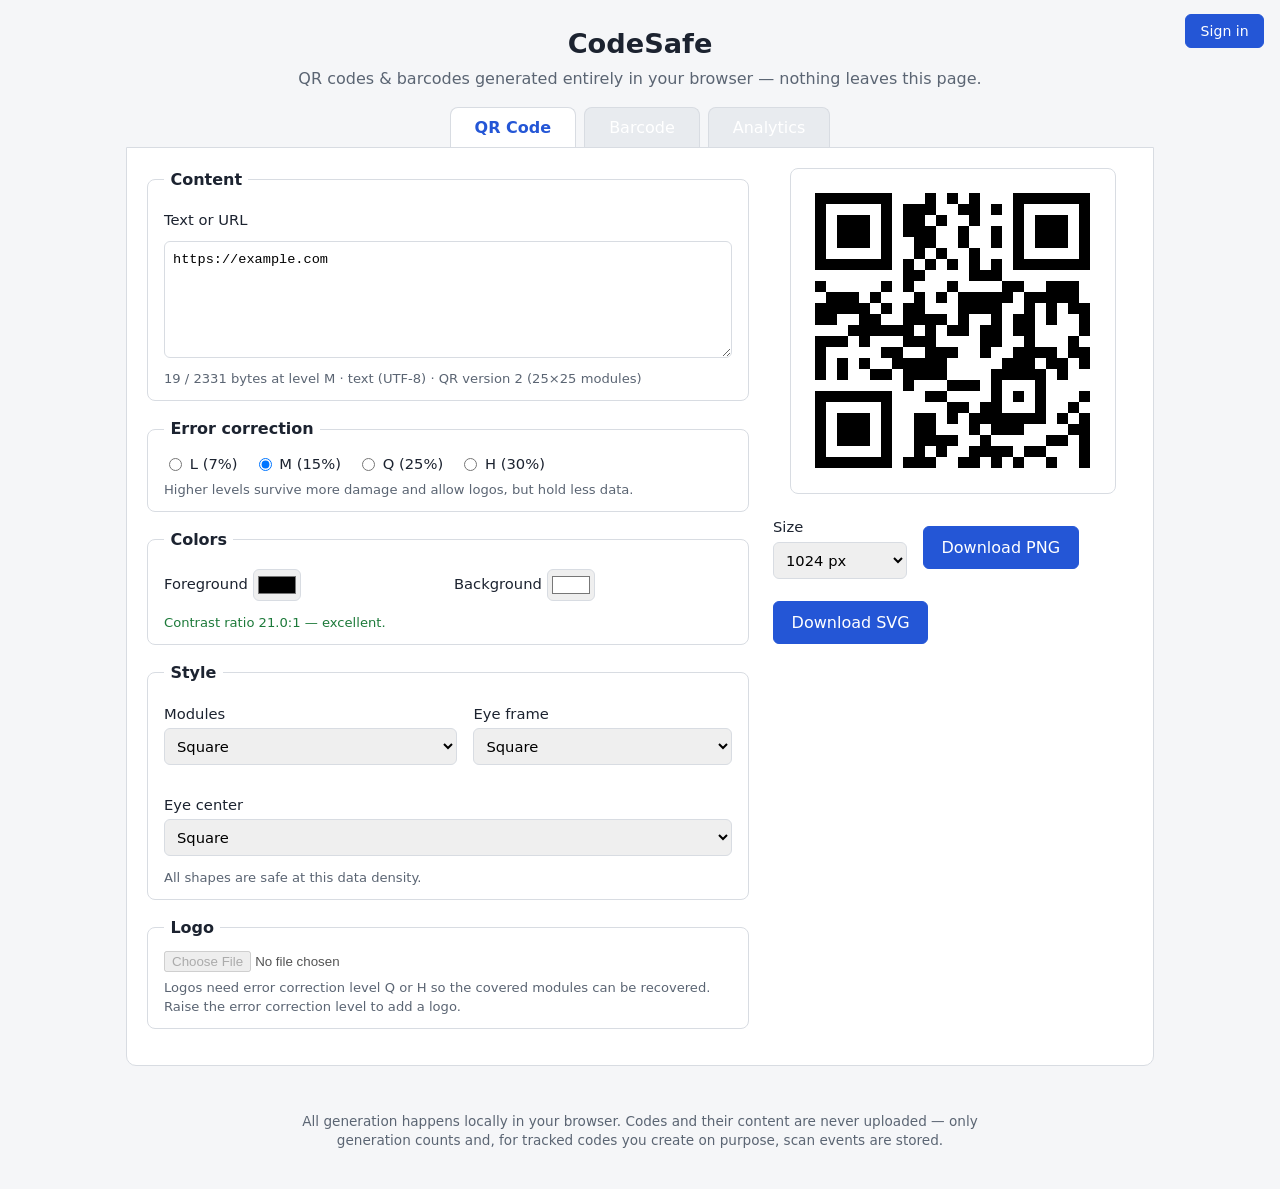
<file: index.html>
<!DOCTYPE html>
<html lang="en">
<head>
<meta charset="UTF-8">
<meta name="viewport" content="width=device-width, initial-scale=1.0">
<title>CodeSafe — Reliable QR &amp; Barcode Generator</title>
<link rel="icon" type="image/svg+xml" href="favicon.svg">
<link rel="stylesheet" href="css/styles.css">
</head>
<body>
<header>
  <div id="account-area" class="account-area" hidden>
    <span id="account-name" hidden></span>
    <button type="button" id="account-signin" class="account-btn">Sign in</button>
    <button type="button" id="account-signout" class="account-btn" hidden>Sign out</button>
  </div>
  <h1>CodeSafe</h1>
  <p class="tagline">QR codes &amp; barcodes generated entirely in your browser — nothing leaves this page.</p>

  <div id="community-banner" class="community-banner" hidden>
    <div class="community-text" aria-live="polite">
      QR Codes Successfully Generated:
      <strong id="community-total">…</strong> / <span id="community-goal">…</span>
      <button type="button" id="community-history-btn" class="link-btn" title="Past milestones">🏆</button>
    </div>
    <div class="community-bar"><div id="community-bar-fill" class="community-bar-fill"></div></div>
    <div id="community-history" class="community-history" hidden></div>
  </div>

  <nav class="tabs" role="tablist">
    <button id="tab-qr" class="tab active" role="tab" aria-selected="true" aria-controls="panel-qr">QR Code</button>
    <button id="tab-barcode" class="tab" role="tab" aria-selected="false" aria-controls="panel-barcode">Barcode</button>
    <button id="tab-analytics" class="tab" role="tab" aria-selected="false" aria-controls="panel-analytics">Analytics</button>
    <button id="tab-dev" class="tab" role="tab" aria-selected="false" aria-controls="panel-dev" hidden>Developer</button>
  </nav>
</header>

<main>
  <!-- ============ QR PANEL ============ -->
  <section id="panel-qr" class="panel active" role="tabpanel" aria-labelledby="tab-qr">
    <div class="layout">
      <div class="controls">
        <fieldset>
          <legend>Content</legend>
          <label for="qr-data">Text or URL</label>
          <textarea id="qr-data" rows="5" maxlength="7089"
            placeholder="Enter text, a URL, or any data (up to 4,000+ characters)">https://example.com</textarea>
          <div id="qr-capacity-info" class="meta"></div>
          <div id="qr-track-row" hidden>
            <label class="check"><input type="checkbox" id="qr-track"> Track scans (creates a short link)</label>
            <label id="qr-track-label-row" hidden>Name for analytics
              <input type="text" id="qr-track-label" maxlength="60" placeholder="e.g. Spring flyer">
            </label>
            <div id="qr-track-info" class="meta"></div>
          </div>
        </fieldset>

        <fieldset>
          <legend>Error correction</legend>
          <div class="radio-row" id="qr-ec-group">
            <label><input type="radio" name="qr-ec" value="L"> L (7%)</label>
            <label><input type="radio" name="qr-ec" value="M" checked> M (15%)</label>
            <label><input type="radio" name="qr-ec" value="Q"> Q (25%)</label>
            <label><input type="radio" name="qr-ec" value="H"> H (30%)</label>
          </div>
          <div class="meta">Higher levels survive more damage and allow logos, but hold less data.</div>
        </fieldset>

        <fieldset>
          <legend>Colors</legend>
          <div class="field-row">
            <label>Foreground <input type="color" id="qr-fg" value="#000000"></label>
            <label>Background <input type="color" id="qr-bg" value="#ffffff"></label>
          </div>
          <div id="qr-contrast-info" class="meta"></div>
        </fieldset>

        <fieldset>
          <legend>Style</legend>
          <div class="field-row">
            <label>Modules
              <select id="qr-dot-type">
                <option value="square">Square</option>
                <option value="rounded">Rounded</option>
                <option value="extra-rounded">Extra rounded</option>
                <option value="classy">Classy</option>
                <option value="classy-rounded">Classy rounded</option>
                <option value="dots">Dots</option>
              </select>
            </label>
            <label>Eye frame
              <select id="qr-eye-frame">
                <option value="square">Square</option>
                <option value="extra-rounded">Rounded</option>
                <option value="dot">Circle</option>
              </select>
            </label>
            <label>Eye center
              <select id="qr-eye-ball">
                <option value="square">Square</option>
                <option value="dot">Circle</option>
              </select>
            </label>
          </div>
          <div id="qr-shape-info" class="meta"></div>
        </fieldset>

        <fieldset>
          <legend>Logo</legend>
          <div class="field-row">
            <input type="file" id="qr-logo" accept="image/png,image/jpeg,image/svg+xml">
            <button type="button" id="qr-logo-clear" hidden>Remove logo</button>
          </div>
          <label id="qr-logo-size-row" hidden>Logo size
            <input type="range" id="qr-logo-size" min="0.10" max="0.35" step="0.01" value="0.25">
            <span id="qr-logo-size-value"></span>
          </label>
          <div id="qr-logo-info" class="meta"></div>
        </fieldset>

        <div id="qr-messages" class="messages" aria-live="polite"></div>
      </div>

      <div class="preview">
        <div id="qr-preview" class="qr-canvas"></div>
        <div class="field-row download-row">
          <label>Size
            <select id="qr-export-size">
              <option value="512">512 px</option>
              <option value="1024" selected>1024 px</option>
              <option value="2048">2048 px</option>
            </select>
          </label>
          <button type="button" id="qr-download-png">Download PNG</button>
          <button type="button" id="qr-download-svg">Download SVG</button>
        </div>
      </div>
    </div>
  </section>

  <!-- ============ BARCODE PANEL ============ -->
  <section id="panel-barcode" class="panel" role="tabpanel" aria-labelledby="tab-barcode" hidden>
    <div class="layout">
      <div class="controls">
        <fieldset>
          <legend>Barcode</legend>
          <label>Format
            <select id="bc-format">
              <option value="CODE128" selected>Code 128 (any text)</option>
              <option value="CODE39">Code 39</option>
              <option value="EAN13">EAN-13</option>
              <option value="EAN8">EAN-8</option>
              <option value="UPC">UPC-A</option>
              <option value="ITF14">ITF-14</option>
              <option value="MSI">MSI</option>
              <option value="codabar">Codabar</option>
            </select>
          </label>
          <label for="bc-value">Value</label>
          <input type="text" id="bc-value" value="EXAMPLE-1234">
          <div id="bc-format-hint" class="meta"></div>
        </fieldset>

        <fieldset>
          <legend>Options</legend>
          <div class="field-row">
            <label>Bar width
              <select id="bc-width">
                <option value="1">Thin</option>
                <option value="2" selected>Normal</option>
                <option value="3">Thick</option>
              </select>
            </label>
            <label>Height
              <select id="bc-height">
                <option value="60">Short</option>
                <option value="100" selected>Normal</option>
                <option value="150">Tall</option>
              </select>
            </label>
            <label class="check"><input type="checkbox" id="bc-text" checked> Show text</label>
          </div>
        </fieldset>

        <div id="bc-messages" class="messages" aria-live="polite"></div>
      </div>

      <div class="preview">
        <div class="bc-canvas"><svg id="bc-preview"></svg></div>
        <div class="field-row download-row">
          <button type="button" id="bc-download-png">Download PNG</button>
          <button type="button" id="bc-download-svg">Download SVG</button>
        </div>
      </div>
    </div>
  </section>

  <!-- ============ ANALYTICS PANEL ============ -->
  <section id="panel-analytics" class="panel" role="tabpanel" aria-labelledby="tab-analytics" hidden>
    <div id="analytics-root"></div>
  </section>

  <!-- ============ DEVELOPER PANEL ============ -->
  <section id="panel-dev" class="panel" role="tabpanel" aria-labelledby="tab-dev" hidden>
    <div id="dev-root"></div>
  </section>
</main>

<!-- ============ ACCOUNT MODAL ============ -->
<div id="auth-modal" class="modal-overlay" hidden>
  <div class="modal" role="dialog" aria-modal="true" aria-labelledby="auth-title">
    <button type="button" id="auth-close" class="modal-close" aria-label="Close">×</button>
    <h2 id="auth-title">Account</h2>
    <div class="auth-switch" role="tablist">
      <button type="button" id="auth-mode-signin" class="auth-mode active">Sign in</button>
      <button type="button" id="auth-mode-signup" class="auth-mode">Create account</button>
    </div>
    <form id="auth-form">
      <label>Username
        <input type="text" id="auth-username" autocomplete="username"
          maxlength="20" pattern="[A-Za-z0-9_]{3,20}" required
          placeholder="3–20 letters, digits, underscore">
      </label>
      <label>Password
        <input type="password" id="auth-password" autocomplete="current-password"
          minlength="8" required placeholder="At least 8 characters">
      </label>
      <fieldset id="auth-type-fieldset">
        <legend>How will you use CodeSafe?</legend>
        <div class="radio-col">
          <label><input type="radio" name="auth-type" value="business" checked>
            <strong>Business Owner</strong> — scan trends, devices, geography, top codes</label>
          <label><input type="radio" name="auth-type" value="personal">
            <strong>Personal Hobbyist</strong> — milestones, streaks, fun achievements</label>
          <label><input type="radio" name="auth-type" value="developer">
            <strong>Developer</strong> — site-wide trends (verification code required)</label>
        </div>
        <label id="auth-dev-code-row" hidden>Developer verification code
          <input type="password" id="auth-dev-code" maxlength="40" autocomplete="off"
            placeholder="20-character code">
        </label>
        <div class="meta">To get a dev account, consult with the developer:
          <a href="https://github.com/Mrpkm" target="_blank" rel="noopener">github.com/Mrpkm</a></div>
      </fieldset>
      <div id="auth-warning" class="msg warn" hidden>
        No email is collected, so a forgotten password <strong>cannot be recovered</strong> —
        the account would be lost. Choose a password you can keep.
      </div>
      <div id="auth-error" class="msg error" hidden></div>
      <button type="submit" id="auth-submit">Sign in</button>
    </form>
  </div>
</div>

<footer>
  <p>All generation happens locally in your browser. Codes and their content are never uploaded —
  only generation counts and, for tracked codes you create on purpose, scan events are stored.</p>
</footer>

<script src="lib/qr-code-styling.js"></script>
<script src="lib/JsBarcode.all.min.js"></script>
<script src="lib/supabase.js"></script>
<script src="lib/chart.umd.js"></script>
<script src="js/config.js"></script>
<script src="js/qr-capacity.js"></script>
<script src="js/qr-validation.js"></script>
<script src="js/analytics-core.js"></script>
<script src="js/storage.js"></script>
<script src="js/backend.js"></script>
<script src="js/qr-app.js"></script>
<script src="js/barcode-app.js"></script>
<script src="js/account.js"></script>
<script src="js/community.js"></script>
<script src="js/analytics.js"></script>
<script src="js/dev.js"></script>
<script src="js/tabs.js"></script>
</body>
</html>
</file>
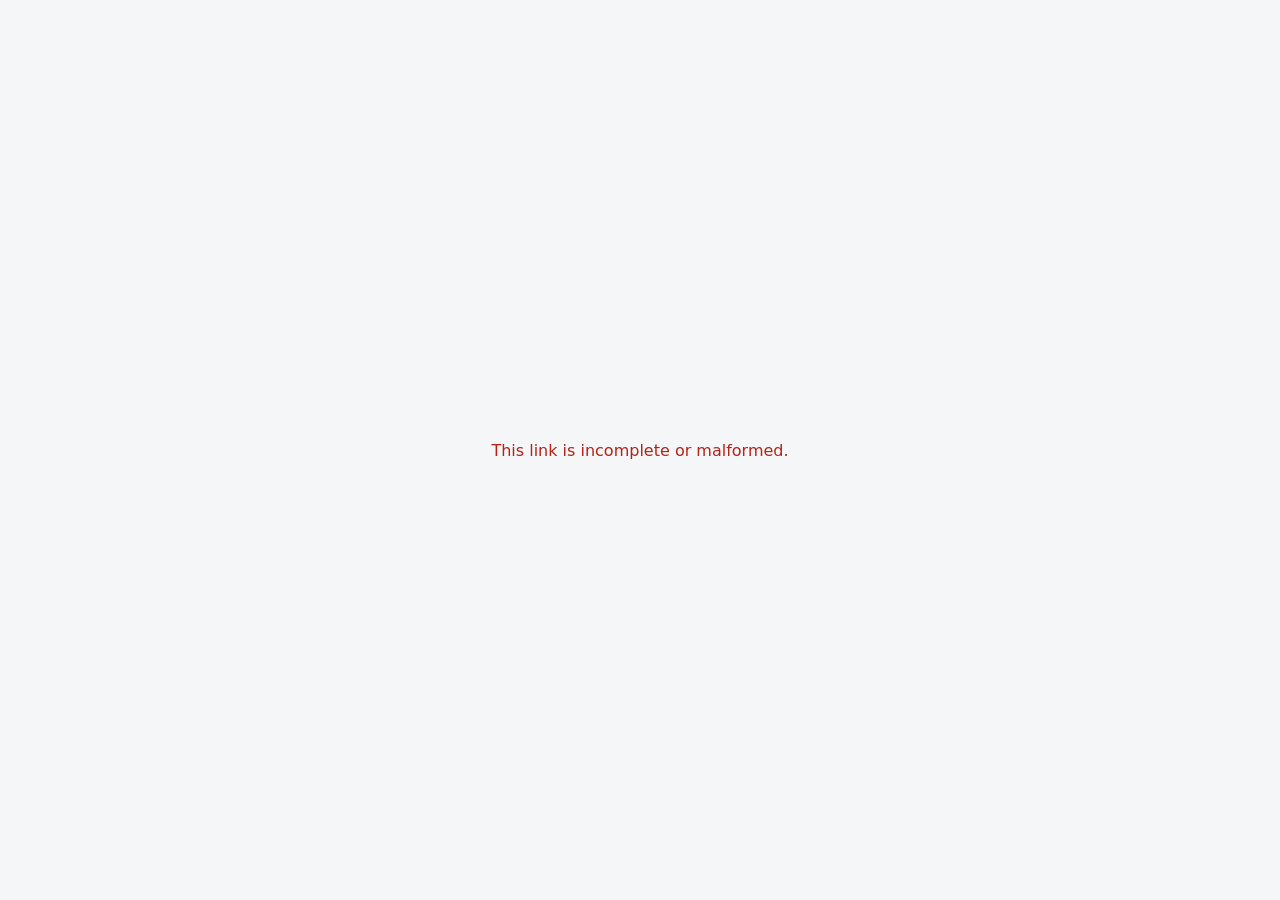
<file: s.html>
<!DOCTYPE html>
<html lang="en">
<head>
<meta charset="UTF-8">
<meta name="viewport" content="width=device-width, initial-scale=1.0">
<meta name="robots" content="noindex">
<title>Redirecting…</title>
<link rel="icon" type="image/svg+xml" href="favicon.svg">
<style>
  body { margin: 0; font-family: system-ui, -apple-system, "Segoe UI", Roboto, sans-serif;
         display: flex; min-height: 100vh; align-items: center; justify-content: center;
         background: #f5f6f8; color: #1c2330; }
  .box { text-align: center; padding: 2rem; }
  .err { color: #b42318; }
</style>
</head>
<body>
<div class="box" id="status">Redirecting…</div>

<script src="js/config.js"></script>
<script src="js/analytics-core.js"></script>
<script>
/* Scan-redirect page for tracked QR codes. Kept tiny on purpose: a scanner's
 * phone should reach the target in one network round trip. Resolves the short
 * id to its target URL and logs the scan in a single RPC call (plain fetch —
 * no client library needed for an anonymous RPC), then redirects.
 * Privacy: device class comes from the user agent, country from the browser
 * timezone; no IP-based lookups, no third parties.
 */
(function () {
  "use strict";

  function fail(message) {
    var el = document.getElementById("status");
    el.textContent = message;
    el.className = "box err";
  }

  var shortId = new URLSearchParams(location.search).get("c");
  if (!shortId || !/^[1-9A-HJ-NP-Za-km-z]{8}$/.test(shortId)) {
    fail("This link is incomplete or malformed.");
    return;
  }
  if (!CODESAFE_CONFIG.SUPABASE_URL || !CODESAFE_CONFIG.SUPABASE_ANON_KEY) {
    fail("This tracked link is unavailable: the site is running without cloud features.");
    return;
  }

  var timeZone = null;
  try { timeZone = Intl.DateTimeFormat().resolvedOptions().timeZone; } catch (e) { /* old engines */ }

  // "Unique scans" = first scan of this code from this browser (best-effort).
  var repeat = false;
  try {
    var seenKey = "codesafe:scanned:" + shortId;
    repeat = localStorage.getItem(seenKey) === "1";
    localStorage.setItem(seenKey, "1");
  } catch (e) { /* storage blocked: count as unique */ }

  fetch(CODESAFE_CONFIG.SUPABASE_URL + "/rest/v1/rpc/resolve_and_log_scan", {
    method: "POST",
    headers: {
      "Content-Type": "application/json",
      "apikey": CODESAFE_CONFIG.SUPABASE_ANON_KEY,
      "Authorization": "Bearer " + CODESAFE_CONFIG.SUPABASE_ANON_KEY
    },
    body: JSON.stringify({
      p_short_id: shortId,
      p_device_type: CSCore.deviceType(navigator.userAgent),
      p_country: CSCore.countryFromTimeZone(timeZone),
      p_repeat: repeat
    })
  }).then(function (res) {
    if (!res.ok) throw new Error("rpc failed");
    return res.json();
  }).then(function (target) {
    // Defense in depth: the DB also constrains target_url to http(s).
    if (typeof target === "string" && CSCore.isValidHttpUrl(target)) {
      location.replace(target);
    } else {
      fail("This tracked link no longer exists.");
    }
  }).catch(function () {
    fail("This tracked link is temporarily unavailable. Please try again.");
  });
})();
</script>
</body>
</html>
</file>
<file: css/styles.css>
:root {
  --bg: #f5f6f8;
  --panel: #ffffff;
  --border: #d8dce2;
  --text: #1c2330;
  --muted: #5b6573;
  --accent: #2456d6;
  --ok: #1d7a3a;
  --warn: #9a6700;
  --error: #b42318;
}

* { box-sizing: border-box; }

/* The hidden attribute must always win, even over rules that set display
 * (e.g. .modal-overlay's flex) — without this the auth modal can never close. */
[hidden] { display: none !important; }

body {
  margin: 0;
  font-family: system-ui, -apple-system, "Segoe UI", Roboto, sans-serif;
  background: var(--bg);
  color: var(--text);
  line-height: 1.45;
}

header {
  text-align: center;
  padding: 1.5rem 1rem 0;
}
header h1 { margin: 0; font-size: 1.7rem; }
.tagline { margin: 0.25rem 0 1rem; color: var(--muted); }

.tabs { display: flex; justify-content: center; gap: 0.5rem; }
.tab {
  padding: 0.5rem 1.5rem;
  border: 1px solid var(--border);
  border-bottom: none;
  border-radius: 8px 8px 0 0;
  background: #e8ebef;
  font-size: 1rem;
  cursor: pointer;
}
.tab.active { background: var(--panel); font-weight: 600; color: var(--accent); }

main { max-width: 1060px; margin: 0 auto; padding: 0 1rem 2rem; }

.panel {
  display: none;
  background: var(--panel);
  border: 1px solid var(--border);
  border-radius: 0 0 10px 10px;
  padding: 1.25rem;
}
.panel.active { display: block; }

.layout { display: flex; gap: 1.5rem; flex-wrap: wrap; }
.controls { flex: 1 1 420px; min-width: 300px; }
.preview {
  flex: 0 1 360px;
  display: flex;
  flex-direction: column;
  align-items: center;
  gap: 1rem;
  position: sticky;
  top: 1rem;
  align-self: flex-start;
}

fieldset {
  border: 1px solid var(--border);
  border-radius: 8px;
  margin: 0 0 1rem;
  padding: 0.75rem 1rem;
}
legend { font-weight: 600; padding: 0 0.4rem; }

label { display: block; margin: 0.4rem 0; font-size: 0.92rem; }
.field-row { display: flex; gap: 1rem; flex-wrap: wrap; align-items: end; }
.field-row label { flex: 1 1 auto; }
.radio-row { display: flex; gap: 1rem; flex-wrap: wrap; }
.radio-row label { display: flex; align-items: center; gap: 0.3rem; margin: 0; }
.radio-row label.disabled { opacity: 0.45; }
label.check { display: flex; align-items: center; gap: 0.4rem; }

textarea, input[type="text"], select {
  width: 100%;
  padding: 0.5rem;
  border: 1px solid var(--border);
  border-radius: 6px;
  font: inherit;
  margin-top: 0.25rem;
}
textarea { resize: vertical; font-family: ui-monospace, Consolas, monospace; font-size: 0.85rem; }
input[type="color"] { width: 3rem; height: 2rem; border: 1px solid var(--border); border-radius: 6px; padding: 2px; vertical-align: middle; }
input[type="range"] { width: 100%; }
select:disabled option, option:disabled { color: #aab2bd; }

button {
  padding: 0.55rem 1.1rem;
  border: 1px solid var(--accent);
  border-radius: 6px;
  background: var(--accent);
  color: #fff;
  font: inherit;
  cursor: pointer;
}
button:disabled { opacity: 0.45; cursor: not-allowed; }
button#qr-logo-clear { background: #fff; color: var(--error); border-color: var(--error); padding: 0.35rem 0.8rem; }

.meta { font-size: 0.82rem; color: var(--muted); margin-top: 0.35rem; }
.meta.ok { color: var(--ok); }
.meta.warn { color: var(--warn); }
.meta.error { color: var(--error); }

.messages { display: flex; flex-direction: column; gap: 0.5rem; }
.msg { padding: 0.6rem 0.8rem; border-radius: 6px; font-size: 0.88rem; border: 1px solid; }
.msg.warn { background: #fff8e6; border-color: #e8c66b; color: var(--warn); }
.msg.error { background: #fdebe9; border-color: #f0a8a0; color: var(--error); }

.qr-canvas, .bc-canvas {
  background: #fff;
  border: 1px solid var(--border);
  border-radius: 8px;
  padding: 0.75rem;
  min-width: 320px;
  min-height: 200px;
  display: flex;
  align-items: center;
  justify-content: center;
  overflow: auto;
}
.qr-canvas svg, .qr-canvas canvas { max-width: 100%; height: auto; }
.bc-canvas svg { max-width: 100%; }

.download-row { align-items: center; }
.download-row label { flex: 0 0 auto; }

footer { text-align: center; color: var(--muted); font-size: 0.85rem; padding-bottom: 1.5rem; max-width: 720px; margin: 0 auto; }

/* ---------- Account area (header, top right) ---------- */
header { position: relative; }
.account-area {
  position: absolute;
  top: 0.9rem;
  right: 1rem;
  display: flex;
  align-items: center;
  gap: 0.6rem;
  font-size: 0.9rem;
}
#account-name { font-weight: 600; color: var(--accent); }
.account-btn { padding: 0.35rem 0.9rem; font-size: 0.88rem; }

/* ---------- Community progress banner ---------- */
.community-banner {
  max-width: 560px;
  margin: 0 auto 1rem;
  position: relative;
}
.community-text { font-size: 0.95rem; }
.community-text strong { color: var(--accent); }
.community-bar {
  height: 8px;
  margin-top: 0.35rem;
  background: #e3e7ee;
  border-radius: 4px;
  overflow: hidden;
}
.community-bar-fill {
  height: 100%;
  width: 0;
  background: linear-gradient(90deg, var(--accent), #6b46c1);
  border-radius: 4px;
  transition: width 0.6s ease;
}
.link-btn {
  background: none;
  border: none;
  color: inherit;
  padding: 0 0.2rem;
  font-size: 1rem;
  cursor: pointer;
}
.link-btn-text {
  background: none; border: none; padding: 0;
  color: var(--accent); text-decoration: underline; font: inherit; cursor: pointer;
}
.community-history {
  position: absolute;
  left: 50%;
  transform: translateX(-50%);
  z-index: 30;
  background: var(--panel);
  border: 1px solid var(--border);
  border-radius: 8px;
  box-shadow: 0 6px 24px rgba(28, 35, 48, 0.18);
  padding: 0.75rem 1.25rem;
  font-size: 0.88rem;
  text-align: left;
  white-space: nowrap;
}
.community-history div { margin-top: 0.3rem; }

/* ---------- Auth modal ---------- */
.modal-overlay {
  position: fixed;
  inset: 0;
  z-index: 50;
  background: rgba(28, 35, 48, 0.5);
  display: flex;
  align-items: center;
  justify-content: center;
  padding: 1rem;
}
.modal {
  position: relative;
  background: var(--panel);
  border-radius: 10px;
  padding: 1.5rem;
  width: 100%;
  max-width: 420px;
  max-height: 90vh;
  overflow: auto;
  text-align: left;
}
.modal h2 { margin: 0 0 0.75rem; font-size: 1.25rem; }
.modal-close {
  position: absolute;
  top: 0.6rem;
  right: 0.6rem;
  background: none;
  border: none;
  color: var(--muted);
  font-size: 1.4rem;
  line-height: 1;
  padding: 0.2rem 0.5rem;
}
.auth-switch { display: flex; gap: 0.5rem; margin-bottom: 1rem; }
.auth-mode {
  flex: 1;
  background: #e8ebef;
  color: var(--text);
  border: 1px solid var(--border);
}
.auth-mode.active { background: var(--accent); color: #fff; border-color: var(--accent); }
.modal input[type="text"], .modal input[type="password"] { width: 100%; }
.radio-col label { display: flex; gap: 0.5rem; align-items: baseline; font-size: 0.88rem; }
.modal .msg { margin: 0.75rem 0; }
#auth-submit { width: 100%; margin-top: 0.5rem; }

/* ---------- Milestone celebration ---------- */
.celebration {
  position: fixed;
  inset: 0;
  z-index: 60;
  background: rgba(28, 35, 48, 0.55);
  display: flex;
  align-items: center;
  justify-content: center;
  overflow: hidden;
}
.celebration-card {
  background: var(--panel);
  border-radius: 12px;
  padding: 2rem 2.5rem;
  text-align: center;
  box-shadow: 0 10px 40px rgba(0, 0, 0, 0.3);
  animation: pop-in 0.35s ease;
}
.celebration-card h2 { margin: 0 0 0.5rem; }
.confetti {
  position: absolute;
  top: -12px;
  width: 9px;
  height: 14px;
  border-radius: 2px;
  animation: confetti-fall linear forwards;
}
@keyframes confetti-fall {
  0% { transform: translateY(-5vh) rotate(0deg); opacity: 1; }
  100% { transform: translateY(105vh) rotate(720deg); opacity: 0.6; }
}
@keyframes pop-in {
  from { transform: scale(0.8); opacity: 0; }
  to { transform: scale(1); opacity: 1; }
}

/* ---------- Analytics dashboards ---------- */
.stat-cards {
  display: grid;
  grid-template-columns: repeat(auto-fit, minmax(150px, 1fr));
  gap: 0.75rem;
  margin-bottom: 1rem;
}
.stat-card {
  background: var(--bg);
  border: 1px solid var(--border);
  border-radius: 8px;
  padding: 0.85rem;
  text-align: center;
}
.stat-value { font-size: 1.5rem; font-weight: 700; color: var(--accent); }
.stat-label { font-size: 0.82rem; color: var(--muted); margin-top: 0.15rem; }

.dash-section { margin-bottom: 1rem; }
.dash-columns { display: grid; grid-template-columns: 1fr 1fr; gap: 1rem; }
.dash-columns .dash-section { margin-bottom: 0; }
@media (max-width: 760px) { .dash-columns { grid-template-columns: 1fr; } }

.chart-box { position: relative; height: 260px; }
.chart-box-small { height: 220px; }

.bar-list { display: flex; flex-direction: column; gap: 0.4rem; }
.bar-row { display: flex; align-items: center; gap: 0.6rem; font-size: 0.88rem; }
.bar-name { flex: 0 0 32%; overflow: hidden; text-overflow: ellipsis; white-space: nowrap; }
.bar-track { flex: 1; height: 10px; background: #e3e7ee; border-radius: 5px; overflow: hidden; }
.bar-fill { display: block; height: 100%; background: var(--accent); border-radius: 5px; }
.bar-count { flex: 0 0 3.5rem; text-align: right; color: var(--muted); }

.spotlight { font-size: 1.15rem; font-weight: 600; padding: 0.25rem 0; }

.milestone-list { list-style: none; margin: 0; padding: 0; columns: 2; }
.milestone-list li { margin: 0.25rem 0; color: var(--muted); break-inside: avoid; }
.milestone-list li.earned { color: var(--text); }
@media (max-width: 600px) { .milestone-list { columns: 1; } }

.achievements {
  display: grid;
  grid-template-columns: repeat(auto-fill, minmax(170px, 1fr));
  gap: 0.75rem;
}
.achievement {
  border: 1px solid var(--border);
  border-radius: 8px;
  padding: 0.7rem;
  display: flex;
  flex-direction: column;
  gap: 0.15rem;
}
.achievement.locked { opacity: 0.45; filter: grayscale(1); }
.achievement-icon { font-size: 1.4rem; }
.achievement-name { font-weight: 600; font-size: 0.9rem; }

.scan-table { width: 100%; border-collapse: collapse; font-size: 0.86rem; }
.scan-table th, .scan-table td {
  text-align: left;
  padding: 0.35rem 0.5rem;
  border-bottom: 1px solid var(--border);
}
.scan-table th { color: var(--muted); font-weight: 600; }

@media (max-width: 760px) {
  .preview { position: static; width: 100%; }
  .account-area { position: static; justify-content: center; margin-bottom: 0.5rem; }
}
</file>
